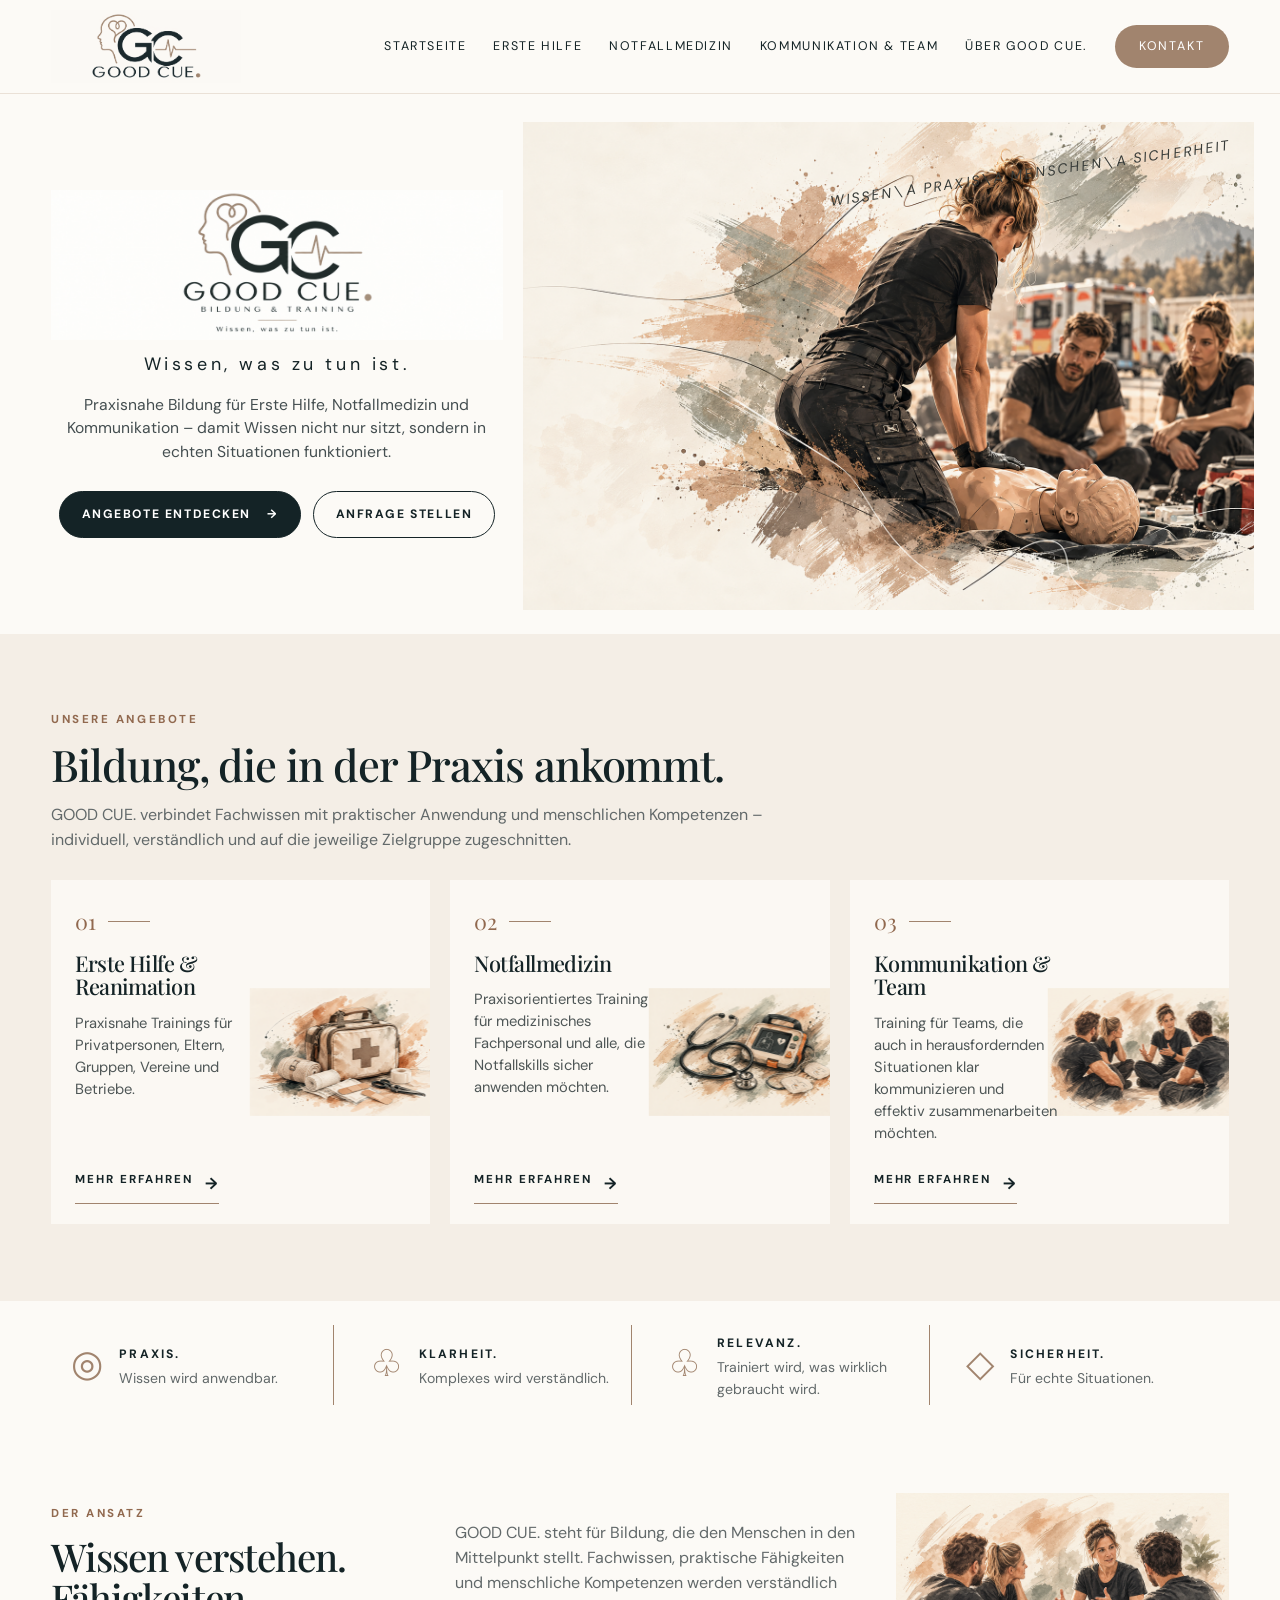
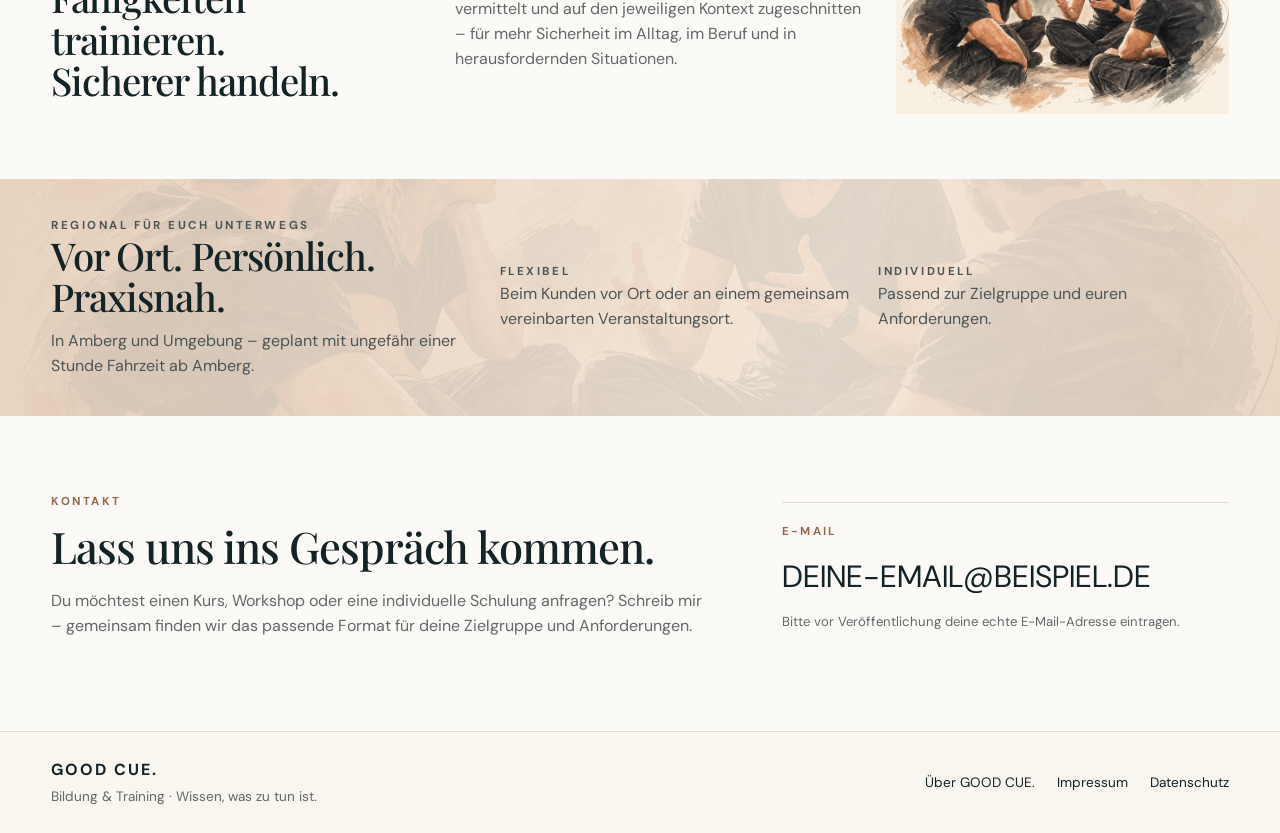
<file: index.html>
<!doctype html>
<html lang="de">
<head>
<meta charset="utf-8"><meta name="viewport" content="width=device-width, initial-scale=1">
<meta name="theme-color" content="#f7f2ea"><meta name="description" content="GOOD CUE. – Praxisnahe Bildung für Erste Hilfe, Notfallmedizin und Kommunikation.">
<title>GOOD CUE. | Bildung & Training</title><link rel="icon" href="/media/good-cue-logo.png"><link rel="stylesheet" href="/styles.css">
</head><body>
<header class="site-header">
  <div class="nav-wrap">
    <a class="brand" href="/index.html" aria-label="GOOD CUE. Startseite"><img src="/media/good-cue-logo.png" alt="GOOD CUE. – Bildung & Training"></a>
    <button class="menu-toggle" aria-expanded="false" aria-controls="main-nav" aria-label="Menü öffnen">☰</button>
    <nav id="main-nav" aria-label="Hauptnavigation">
      <a href="/index.html">Startseite</a>
      <a href="/erste-hilfe.html">Erste Hilfe</a>
      <a href="/notfallmedizin.html">Notfallmedizin</a>
      <a href="/kommunikation-team.html">Kommunikation & Team</a>
      <a href="/ueber-good-cue.html">Über GOOD CUE.</a>
      <a class="nav-contact" href="/index.html#kontakt">Kontakt</a>
    </nav>
  </div>
</header>
<main id="top">
<section class="hero">
  <div class="hero-copy">
    <img class="hero-logo" src="/media/good-cue-logo-full.png" alt="GOOD CUE. Bildung & Training – Wissen, was zu tun ist.">
    <p class="hero-tagline">Wissen, was zu tun ist.</p>
    <p class="hero-lead">Praxisnahe Bildung für Erste Hilfe, Notfallmedizin und Kommunikation – damit Wissen nicht nur sitzt, sondern in echten Situationen funktioniert.</p>
    <div class="hero-actions"><a class="button button-dark" href="#angebote">Angebote entdecken <span>→</span></a><a class="button button-outline" href="#kontakt">Anfrage stellen</a></div>
  </div>
  <div class="hero-art"><img src="/media/hero-cpr-watercolor.png" alt="Illustration eines praktischen Reanimationstrainings"></div>
</section>
<section id="angebote" class="offers-section section">
  <div class="section-heading"><p class="eyebrow">UNSERE ANGEBOTE</p><h2>Bildung, die in der Praxis ankommt.</h2><p>GOOD CUE. verbindet Fachwissen mit praktischer Anwendung und menschlichen Kompetenzen – individuell, verständlich und auf die jeweilige Zielgruppe zugeschnitten.</p></div>
  <div class="service-grid">
    <article class="service-card"><div class="service-copy"><span class="card-number">01 <i></i></span><h3>Erste Hilfe & Reanimation</h3><p>Praxisnahe Trainings für Privatpersonen, Eltern, Gruppen, Vereine und Betriebe.</p><a class="text-link" href="/erste-hilfe.html">Mehr erfahren <span>→</span></a></div><img src="/media/first-aid-kit-watercolor.png" alt="Handgemalte Erste-Hilfe-Tasche"></article>
    <article class="service-card"><div class="service-copy"><span class="card-number">02 <i></i></span><h3>Notfallmedizin</h3><p>Praxisorientiertes Training für medizinisches Fachpersonal und alle, die Notfallskills sicher anwenden möchten.</p><a class="text-link" href="/notfallmedizin.html">Mehr erfahren <span>→</span></a></div><img src="/media/emergency-aed-stethoscope.png" alt="Handgemaltes Stethoskop und AED"></article>
    <article class="service-card"><div class="service-copy"><span class="card-number">03 <i></i></span><h3>Kommunikation & Team</h3><p>Training für Teams, die auch in herausfordernden Situationen klar kommunizieren und effektiv zusammenarbeiten möchten.</p><a class="text-link" href="/kommunikation-team.html">Mehr erfahren <span>→</span></a></div><img src="/media/team-communication-watercolor.png" alt="Illustration eines Teams im Gespräch"></article>
  </div>
</section>
<section class="values-strip" aria-label="Werte von GOOD CUE.">
  <div class="value"><span class="value-icon">◎</span><div><strong>PRAXIS.</strong><p>Wissen wird anwendbar.</p></div></div>
  <div class="value"><span class="value-icon">♧</span><div><strong>KLARHEIT.</strong><p>Komplexes wird verständlich.</p></div></div>
  <div class="value"><span class="value-icon">♧</span><div><strong>RELEVANZ.</strong><p>Trainiert wird, was wirklich gebraucht wird.</p></div></div>
  <div class="value"><span class="value-icon">◇</span><div><strong>SICHERHEIT.</strong><p>Für echte Situationen.</p></div></div>
</section>
<section class="approach section">
  <div class="approach-title"><p class="eyebrow">DER ANSATZ</p><h2>Wissen verstehen.<br>Fähigkeiten trainieren.<br>Sicherer handeln.</h2></div>
  <p class="approach-copy">GOOD CUE. steht für Bildung, die den Menschen in den Mittelpunkt stellt. Fachwissen, praktische Fähigkeiten und menschliche Kompetenzen werden verständlich vermittelt und auf den jeweiligen Kontext zugeschnitten – für mehr Sicherheit im Alltag, im Beruf und in herausfordernden Situationen.</p>
  <div class="approach-art"><img src="/media/team-communication-watercolor.png" alt="" loading="lazy"></div>
</section>
<section class="region-banner"><div class="region-brush"></div><div><p class="eyebrow">REGIONAL FÜR EUCH UNTERWEGS</p><h2>Vor Ort. Persönlich. Praxisnah.</h2><p>In Amberg und Umgebung – geplant mit ungefähr einer Stunde Fahrzeit ab Amberg.</p></div><div><p class="eyebrow">FLEXIBEL</p><p>Beim Kunden vor Ort oder an einem gemeinsam vereinbarten Veranstaltungsort.</p></div><div><p class="eyebrow">INDIVIDUELL</p><p>Passend zur Zielgruppe und euren Anforderungen.</p></div></section>
<section id="kontakt" class="contact-section section"><div><p class="eyebrow">KONTAKT</p><h2>Lass uns ins Gespräch kommen.</h2><p>Du möchtest einen Kurs, Workshop oder eine individuelle Schulung anfragen? Schreib mir – gemeinsam finden wir das passende Format für deine Zielgruppe und Anforderungen.</p></div><div class="contact-box"><p class="contact-label">E-MAIL</p><a class="contact-mail" href="mailto:DEINE-EMAIL@BEISPIEL.DE">DEINE-EMAIL@BEISPIEL.DE</a><p class="small-note">Bitte vor Veröffentlichung deine echte E-Mail-Adresse eintragen.</p></div></section>
</main>
<footer class="site-footer"><div class="footer-inner"><div><strong>GOOD CUE.</strong><span>Bildung & Training · Wissen, was zu tun ist.</span></div><div class="footer-links"><a href="/ueber-good-cue.html">Über GOOD CUE.</a><a href="/index.html#impressum">Impressum</a><a href="/index.html#datenschutz">Datenschutz</a></div></div></footer>
<script src="/app.js" defer></script>
</body></html>
</file>
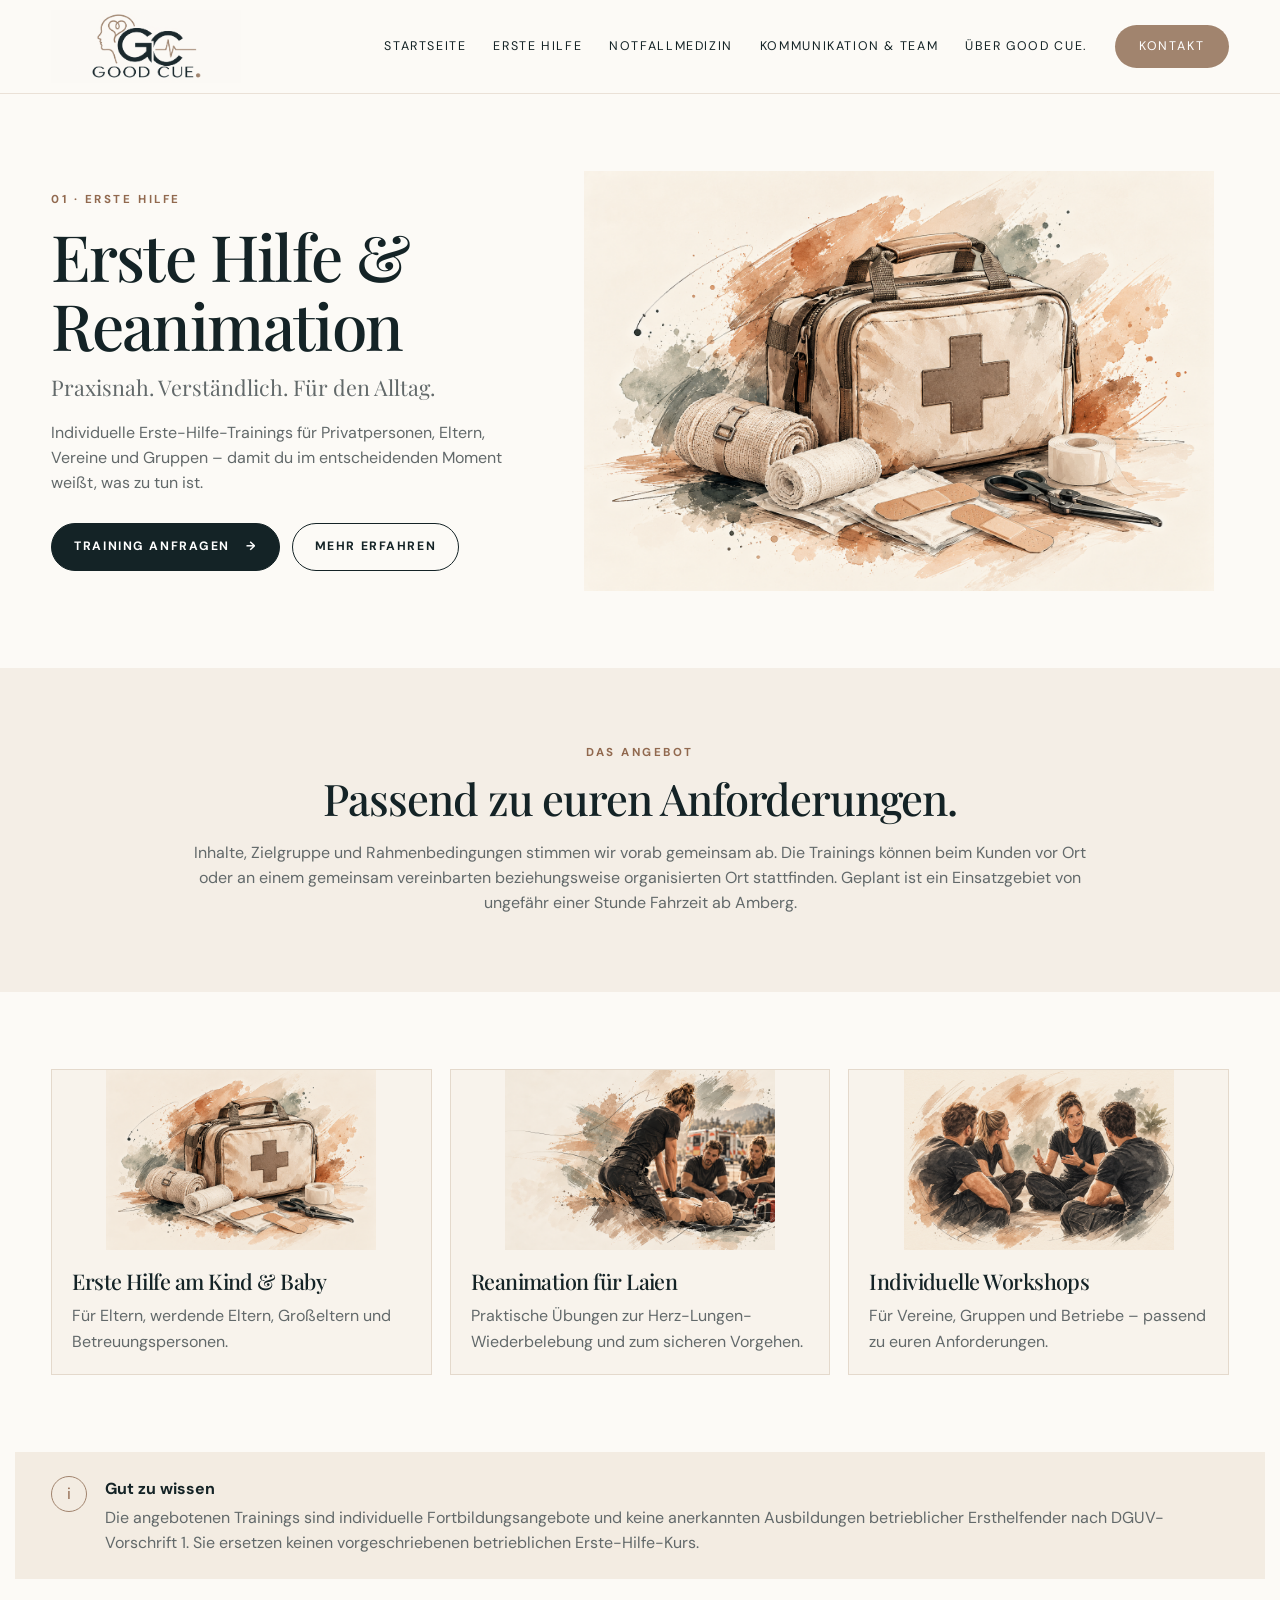
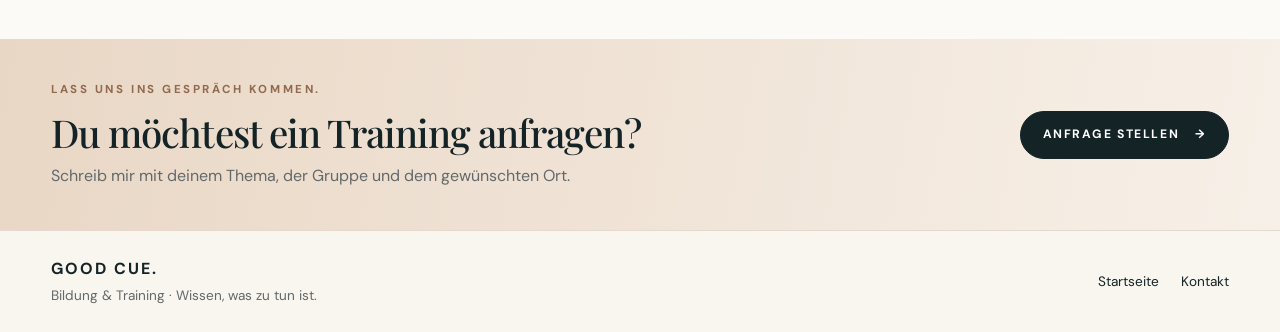
<file: erste-hilfe.html>
<!doctype html><html lang="de"><head><meta charset="utf-8"><meta name="viewport" content="width=device-width, initial-scale=1"><meta name="theme-color" content="#f7f2ea"><meta name="description" content="Erste Hilfe & Reanimation – GOOD CUE. Bildung & Training"><title>Erste Hilfe & Reanimation | GOOD CUE.</title><link rel="icon" href="/media/good-cue-logo.png"><link rel="stylesheet" href="/styles.css"></head><body><header class="site-header">
  <div class="nav-wrap">
    <a class="brand" href="/index.html" aria-label="GOOD CUE. Startseite"><img src="/media/good-cue-logo.png" alt="GOOD CUE. – Bildung & Training"></a>
    <button class="menu-toggle" aria-expanded="false" aria-controls="main-nav" aria-label="Menü öffnen">☰</button>
    <nav id="main-nav" aria-label="Hauptnavigation">
      <a href="/index.html">Startseite</a>
      <a href="/erste-hilfe.html">Erste Hilfe</a>
      <a href="/notfallmedizin.html">Notfallmedizin</a>
      <a href="/kommunikation-team.html">Kommunikation & Team</a>
      <a href="/ueber-good-cue.html">Über GOOD CUE.</a>
      <a class="nav-contact" href="/index.html#kontakt">Kontakt</a>
    </nav>
  </div>
</header>
<main><section class="detail-hero section"><div class="detail-copy"><p class="eyebrow">01 · ERSTE HILFE</p><h1>Erste Hilfe & Reanimation</h1><p class="detail-lead">Praxisnah. Verständlich. Für den Alltag.</p><p>Individuelle Erste-Hilfe-Trainings für Privatpersonen, Eltern, Vereine und Gruppen – damit du im entscheidenden Moment weißt, was zu tun ist.</p><div class="hero-actions"><a class="button button-dark" href="/index.html#kontakt">Training anfragen <span>→</span></a><a class="button button-outline" href="#formate">Mehr erfahren</a></div></div><div class="detail-art"><img src="/media/first-aid-kit-watercolor.png" alt="Handgemalte Erste-Hilfe-Tasche mit Verbandmaterial"></div></section><section id="formate" class="detail-intro section"><p class="eyebrow">DAS ANGEBOT</p><h2>Passend zu euren Anforderungen.</h2><p>Inhalte, Zielgruppe und Rahmenbedingungen stimmen wir vorab gemeinsam ab. Die Trainings können beim Kunden vor Ort oder an einem gemeinsam vereinbarten beziehungsweise organisierten Ort stattfinden. Geplant ist ein Einsatzgebiet von ungefähr einer Stunde Fahrzeit ab Amberg.</p></section><section class="mini-grid section"><article class="mini-card"><img src="/media/first-aid-kit-watercolor.png" alt="" loading="lazy"><div><h3>Erste Hilfe am Kind & Baby</h3><p>Für Eltern, werdende Eltern, Großeltern und Betreuungspersonen.</p></div></article><article class="mini-card"><img src="/media/hero-cpr-watercolor.png" alt="" loading="lazy"><div><h3>Reanimation für Laien</h3><p>Praktische Übungen zur Herz-Lungen-Wiederbelebung und zum sicheren Vorgehen.</p></div></article><article class="mini-card"><img src="/media/team-communication-watercolor.png" alt="" loading="lazy"><div><h3>Individuelle Workshops</h3><p>Für Vereine, Gruppen und Betriebe – passend zu euren Anforderungen.</p></div></article></section><section class="notice-section"><div class="notice-icon">i</div><div><strong>Gut zu wissen</strong><p>Die angebotenen Trainings sind individuelle Fortbildungsangebote und keine anerkannten Ausbildungen betrieblicher Ersthelfender nach DGUV-Vorschrift 1. Sie ersetzen keinen vorgeschriebenen betrieblichen Erste-Hilfe-Kurs.</p></div></section><section class="cta-band"><div><p class="eyebrow">LASS UNS INS GESPRÄCH KOMMEN.</p><h2>Du möchtest ein Training anfragen?</h2><p>Schreib mir mit deinem Thema, der Gruppe und dem gewünschten Ort.</p></div><a class="button button-dark" href="/index.html#kontakt">Anfrage stellen <span>→</span></a></section></main><footer class="site-footer"><div class="footer-inner"><div><strong>GOOD CUE.</strong><span>Bildung & Training · Wissen, was zu tun ist.</span></div><div class="footer-links"><a href="/index.html">Startseite</a><a href="/index.html#kontakt">Kontakt</a></div></div></footer><script src="/app.js" defer></script></body></html>
</file>
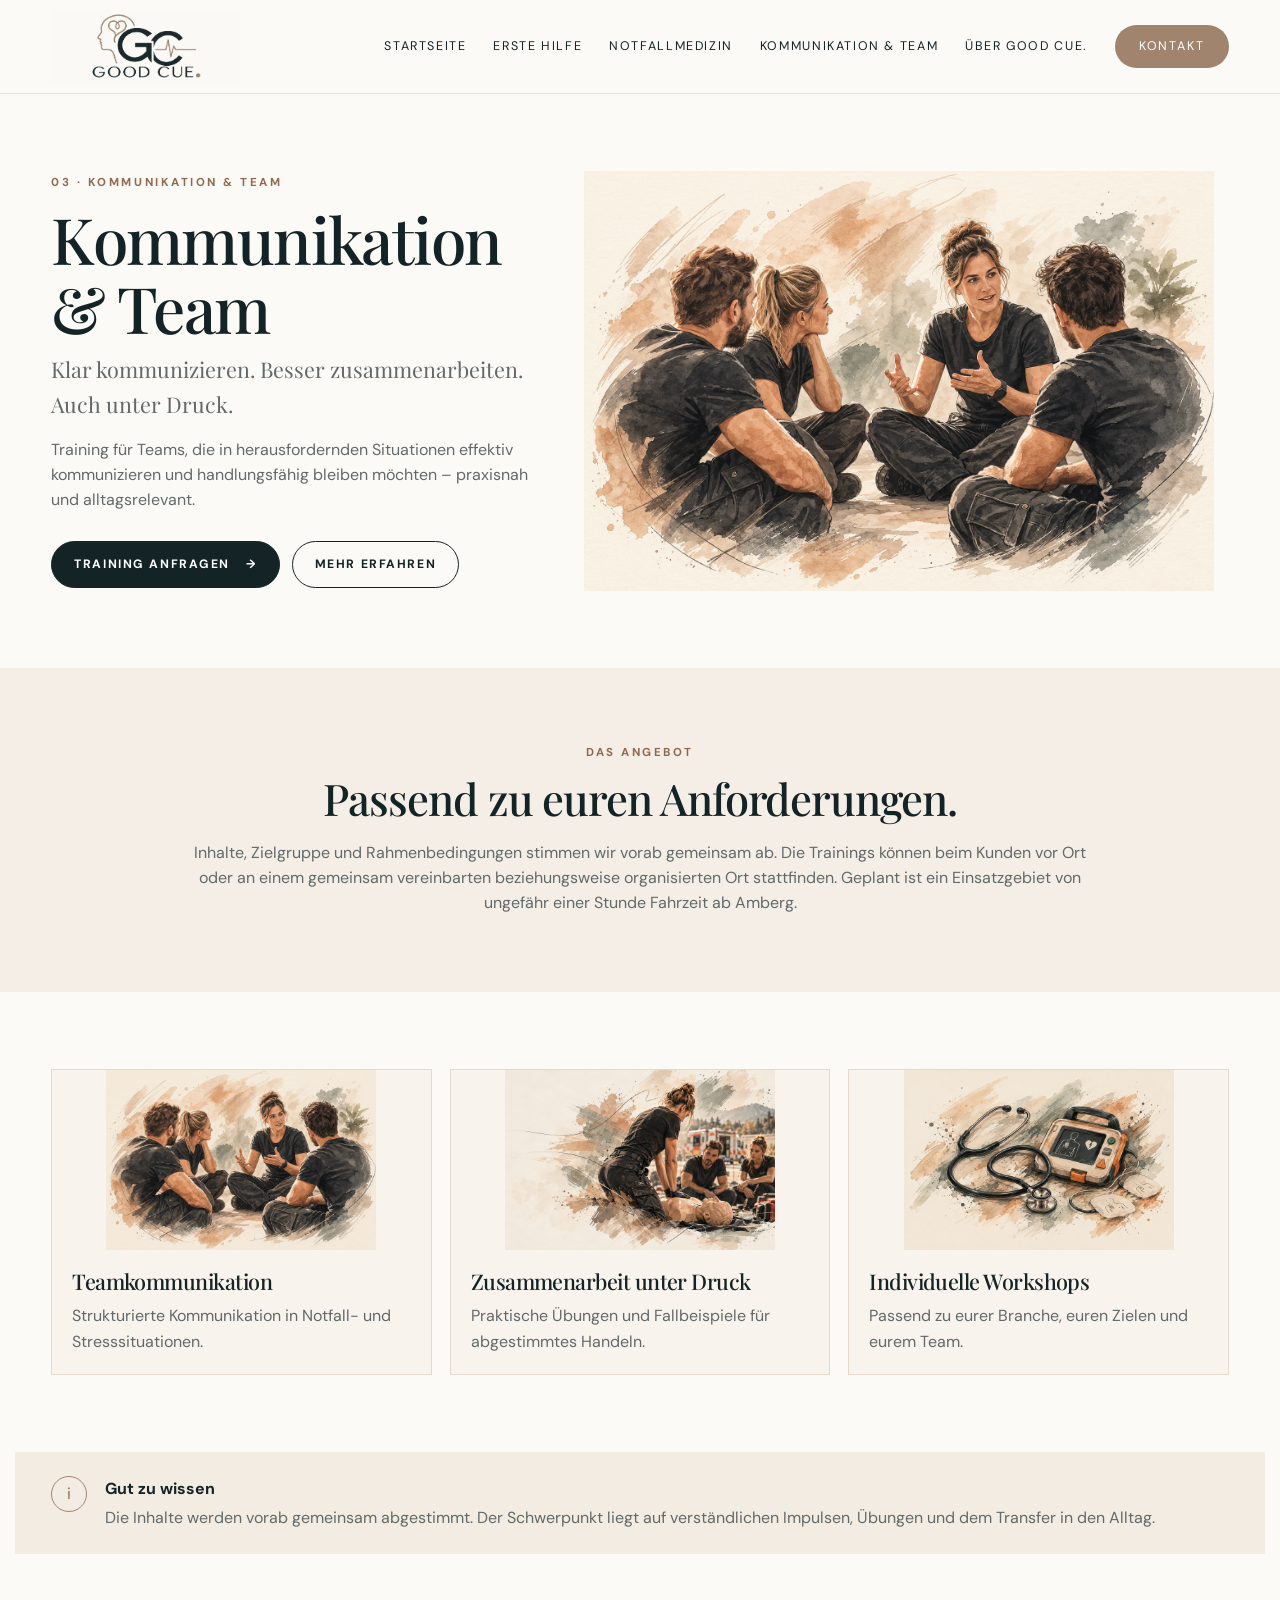
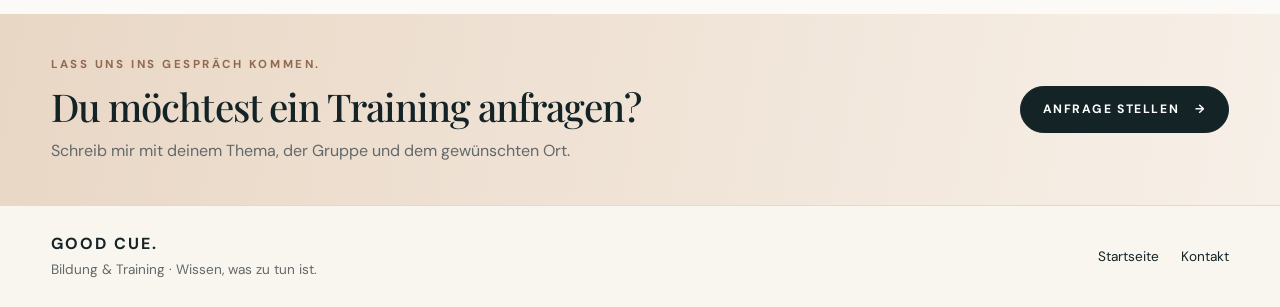
<file: kommunikation-team.html>
<!doctype html><html lang="de"><head><meta charset="utf-8"><meta name="viewport" content="width=device-width, initial-scale=1"><meta name="theme-color" content="#f7f2ea"><meta name="description" content="Kommunikation & Team – GOOD CUE. Bildung & Training"><title>Kommunikation & Team | GOOD CUE.</title><link rel="icon" href="/media/good-cue-logo.png"><link rel="stylesheet" href="/styles.css"></head><body><header class="site-header">
  <div class="nav-wrap">
    <a class="brand" href="/index.html" aria-label="GOOD CUE. Startseite"><img src="/media/good-cue-logo.png" alt="GOOD CUE. – Bildung & Training"></a>
    <button class="menu-toggle" aria-expanded="false" aria-controls="main-nav" aria-label="Menü öffnen">☰</button>
    <nav id="main-nav" aria-label="Hauptnavigation">
      <a href="/index.html">Startseite</a>
      <a href="/erste-hilfe.html">Erste Hilfe</a>
      <a href="/notfallmedizin.html">Notfallmedizin</a>
      <a href="/kommunikation-team.html">Kommunikation & Team</a>
      <a href="/ueber-good-cue.html">Über GOOD CUE.</a>
      <a class="nav-contact" href="/index.html#kontakt">Kontakt</a>
    </nav>
  </div>
</header>
<main><section class="detail-hero section"><div class="detail-copy"><p class="eyebrow">03 · KOMMUNIKATION & TEAM</p><h1>Kommunikation & Team</h1><p class="detail-lead">Klar kommunizieren. Besser zusammenarbeiten. Auch unter Druck.</p><p>Training für Teams, die in herausfordernden Situationen effektiv kommunizieren und handlungsfähig bleiben möchten – praxisnah und alltagsrelevant.</p><div class="hero-actions"><a class="button button-dark" href="/index.html#kontakt">Training anfragen <span>→</span></a><a class="button button-outline" href="#formate">Mehr erfahren</a></div></div><div class="detail-art"><img src="/media/team-communication-watercolor.png" alt="Illustration eines Teams im gemeinsamen Gespräch"></div></section><section id="formate" class="detail-intro section"><p class="eyebrow">DAS ANGEBOT</p><h2>Passend zu euren Anforderungen.</h2><p>Inhalte, Zielgruppe und Rahmenbedingungen stimmen wir vorab gemeinsam ab. Die Trainings können beim Kunden vor Ort oder an einem gemeinsam vereinbarten beziehungsweise organisierten Ort stattfinden. Geplant ist ein Einsatzgebiet von ungefähr einer Stunde Fahrzeit ab Amberg.</p></section><section class="mini-grid section"><article class="mini-card"><img src="/media/team-communication-watercolor.png" alt="" loading="lazy"><div><h3>Teamkommunikation</h3><p>Strukturierte Kommunikation in Notfall- und Stresssituationen.</p></div></article><article class="mini-card"><img src="/media/hero-cpr-watercolor.png" alt="" loading="lazy"><div><h3>Zusammenarbeit unter Druck</h3><p>Praktische Übungen und Fallbeispiele für abgestimmtes Handeln.</p></div></article><article class="mini-card"><img src="/media/emergency-aed-stethoscope.png" alt="" loading="lazy"><div><h3>Individuelle Workshops</h3><p>Passend zu eurer Branche, euren Zielen und eurem Team.</p></div></article></section><section class="notice-section"><div class="notice-icon">i</div><div><strong>Gut zu wissen</strong><p>Die Inhalte werden vorab gemeinsam abgestimmt. Der Schwerpunkt liegt auf verständlichen Impulsen, Übungen und dem Transfer in den Alltag.</p></div></section><section class="cta-band"><div><p class="eyebrow">LASS UNS INS GESPRÄCH KOMMEN.</p><h2>Du möchtest ein Training anfragen?</h2><p>Schreib mir mit deinem Thema, der Gruppe und dem gewünschten Ort.</p></div><a class="button button-dark" href="/index.html#kontakt">Anfrage stellen <span>→</span></a></section></main><footer class="site-footer"><div class="footer-inner"><div><strong>GOOD CUE.</strong><span>Bildung & Training · Wissen, was zu tun ist.</span></div><div class="footer-links"><a href="/index.html">Startseite</a><a href="/index.html#kontakt">Kontakt</a></div></div></footer><script src="/app.js" defer></script></body></html>
</file>
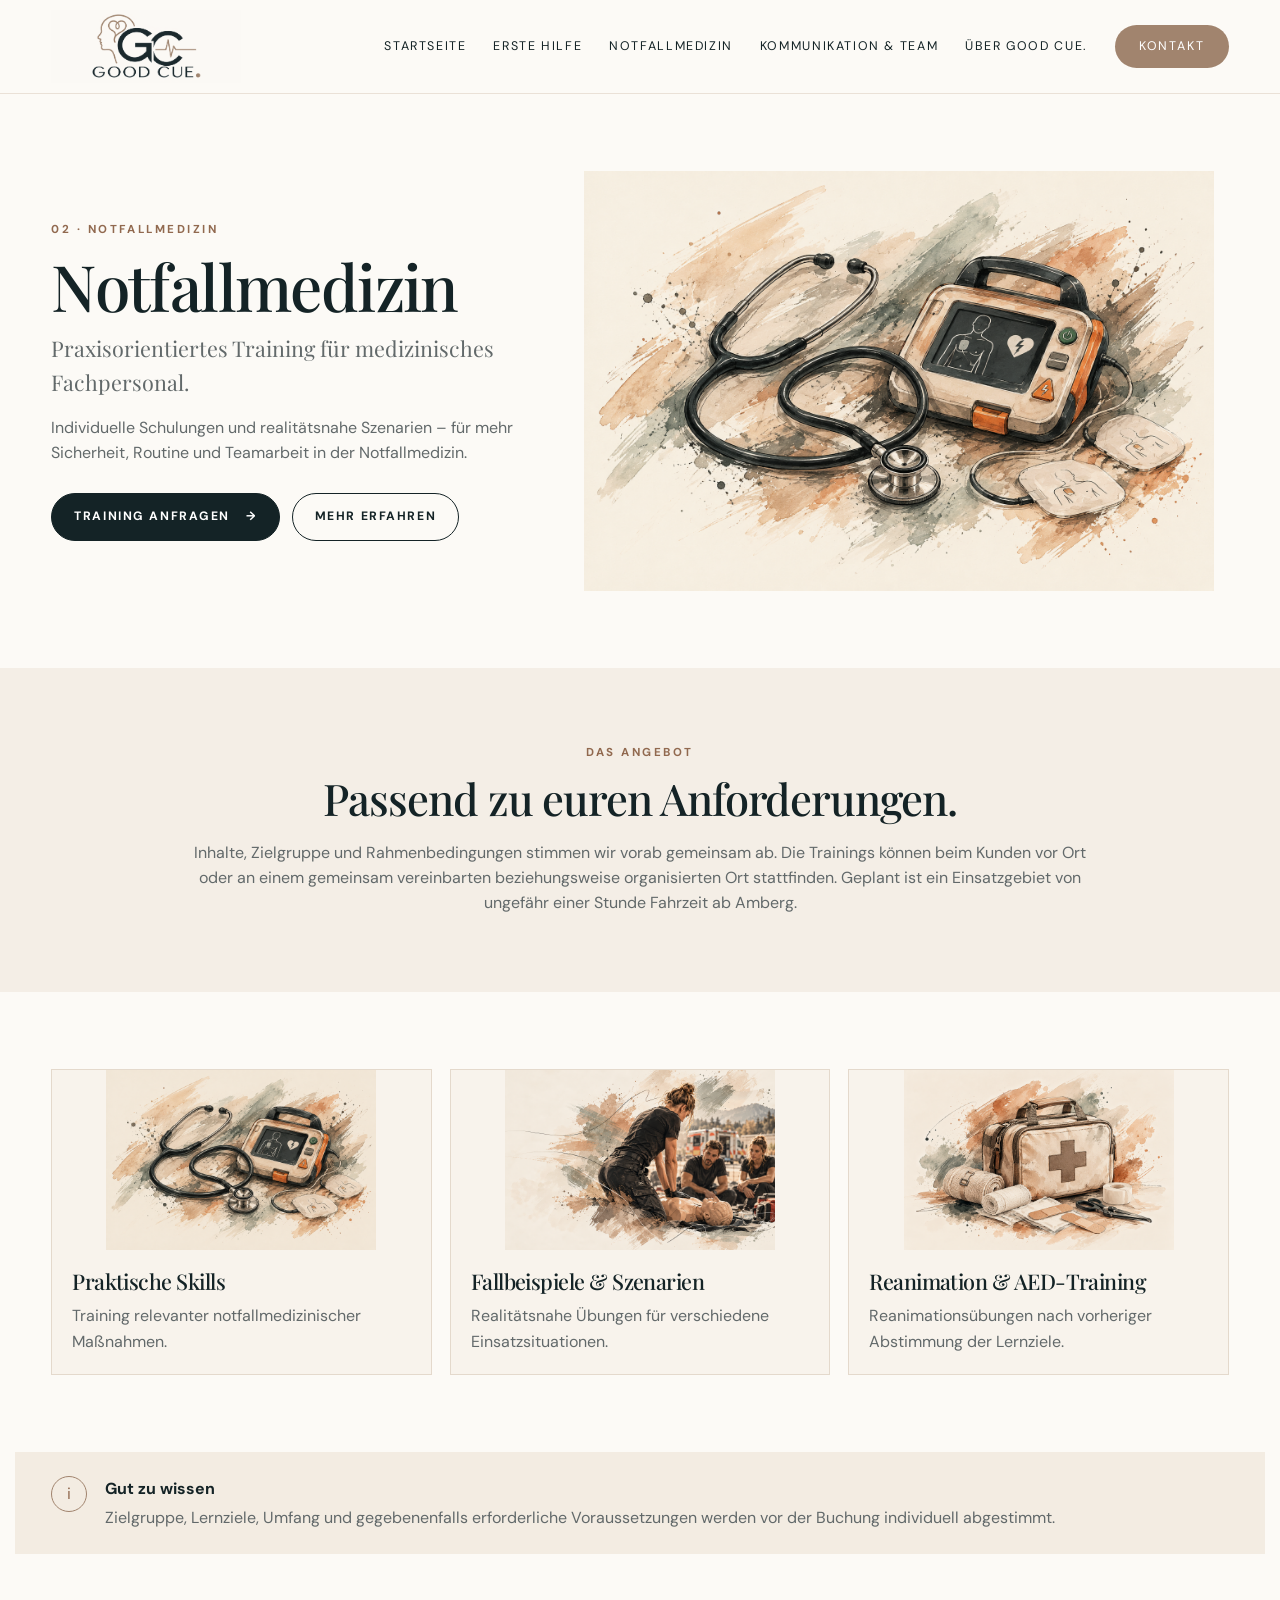
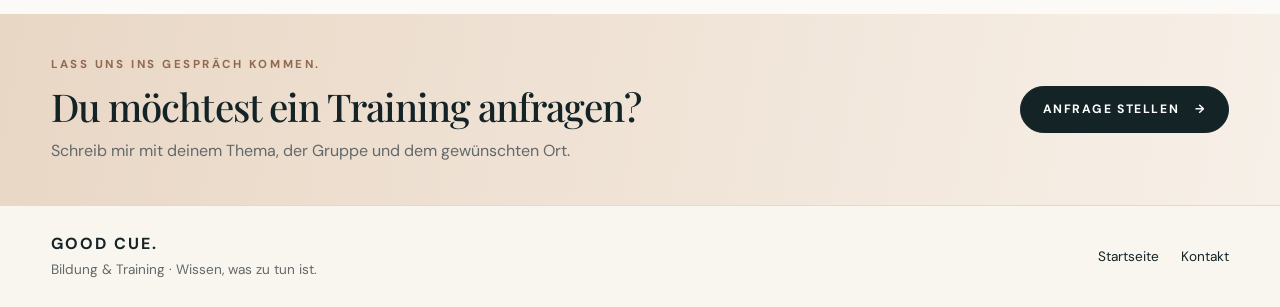
<file: notfallmedizin.html>
<!doctype html><html lang="de"><head><meta charset="utf-8"><meta name="viewport" content="width=device-width, initial-scale=1"><meta name="theme-color" content="#f7f2ea"><meta name="description" content="Notfallmedizin – GOOD CUE. Bildung & Training"><title>Notfallmedizin | GOOD CUE.</title><link rel="icon" href="/media/good-cue-logo.png"><link rel="stylesheet" href="/styles.css"></head><body><header class="site-header">
  <div class="nav-wrap">
    <a class="brand" href="/index.html" aria-label="GOOD CUE. Startseite"><img src="/media/good-cue-logo.png" alt="GOOD CUE. – Bildung & Training"></a>
    <button class="menu-toggle" aria-expanded="false" aria-controls="main-nav" aria-label="Menü öffnen">☰</button>
    <nav id="main-nav" aria-label="Hauptnavigation">
      <a href="/index.html">Startseite</a>
      <a href="/erste-hilfe.html">Erste Hilfe</a>
      <a href="/notfallmedizin.html">Notfallmedizin</a>
      <a href="/kommunikation-team.html">Kommunikation & Team</a>
      <a href="/ueber-good-cue.html">Über GOOD CUE.</a>
      <a class="nav-contact" href="/index.html#kontakt">Kontakt</a>
    </nav>
  </div>
</header>
<main><section class="detail-hero section"><div class="detail-copy"><p class="eyebrow">02 · NOTFALLMEDIZIN</p><h1>Notfallmedizin</h1><p class="detail-lead">Praxisorientiertes Training für medizinisches Fachpersonal.</p><p>Individuelle Schulungen und realitätsnahe Szenarien – für mehr Sicherheit, Routine und Teamarbeit in der Notfallmedizin.</p><div class="hero-actions"><a class="button button-dark" href="/index.html#kontakt">Training anfragen <span>→</span></a><a class="button button-outline" href="#formate">Mehr erfahren</a></div></div><div class="detail-art"><img src="/media/emergency-aed-stethoscope.png" alt="Stethoskop und AED in warmem Aquarellstil"></div></section><section id="formate" class="detail-intro section"><p class="eyebrow">DAS ANGEBOT</p><h2>Passend zu euren Anforderungen.</h2><p>Inhalte, Zielgruppe und Rahmenbedingungen stimmen wir vorab gemeinsam ab. Die Trainings können beim Kunden vor Ort oder an einem gemeinsam vereinbarten beziehungsweise organisierten Ort stattfinden. Geplant ist ein Einsatzgebiet von ungefähr einer Stunde Fahrzeit ab Amberg.</p></section><section class="mini-grid section"><article class="mini-card"><img src="/media/emergency-aed-stethoscope.png" alt="" loading="lazy"><div><h3>Praktische Skills</h3><p>Training relevanter notfallmedizinischer Maßnahmen.</p></div></article><article class="mini-card"><img src="/media/hero-cpr-watercolor.png" alt="" loading="lazy"><div><h3>Fallbeispiele & Szenarien</h3><p>Realitätsnahe Übungen für verschiedene Einsatzsituationen.</p></div></article><article class="mini-card"><img src="/media/first-aid-kit-watercolor.png" alt="" loading="lazy"><div><h3>Reanimation & AED-Training</h3><p>Reanimationsübungen nach vorheriger Abstimmung der Lernziele.</p></div></article></section><section class="notice-section"><div class="notice-icon">i</div><div><strong>Gut zu wissen</strong><p>Zielgruppe, Lernziele, Umfang und gegebenenfalls erforderliche Voraussetzungen werden vor der Buchung individuell abgestimmt.</p></div></section><section class="cta-band"><div><p class="eyebrow">LASS UNS INS GESPRÄCH KOMMEN.</p><h2>Du möchtest ein Training anfragen?</h2><p>Schreib mir mit deinem Thema, der Gruppe und dem gewünschten Ort.</p></div><a class="button button-dark" href="/index.html#kontakt">Anfrage stellen <span>→</span></a></section></main><footer class="site-footer"><div class="footer-inner"><div><strong>GOOD CUE.</strong><span>Bildung & Training · Wissen, was zu tun ist.</span></div><div class="footer-links"><a href="/index.html">Startseite</a><a href="/index.html#kontakt">Kontakt</a></div></div></footer><script src="/app.js" defer></script></body></html>
</file>
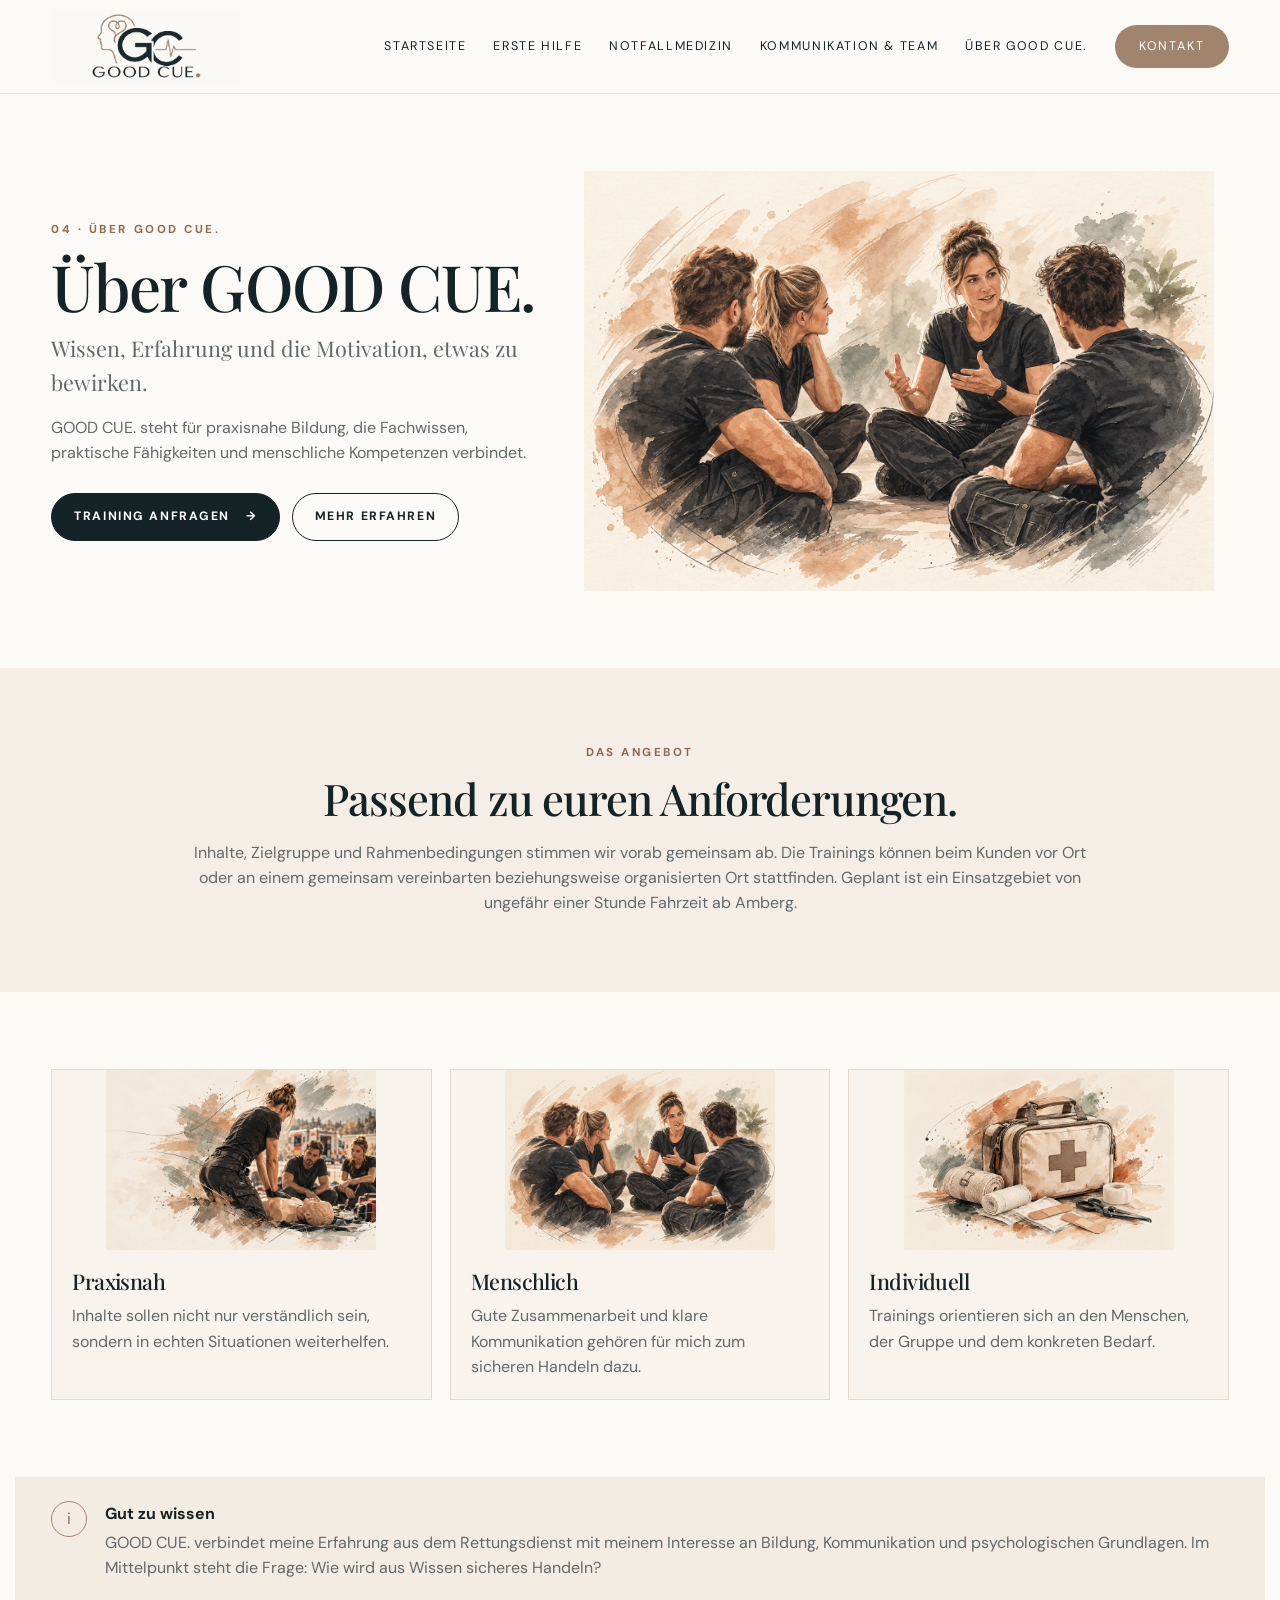
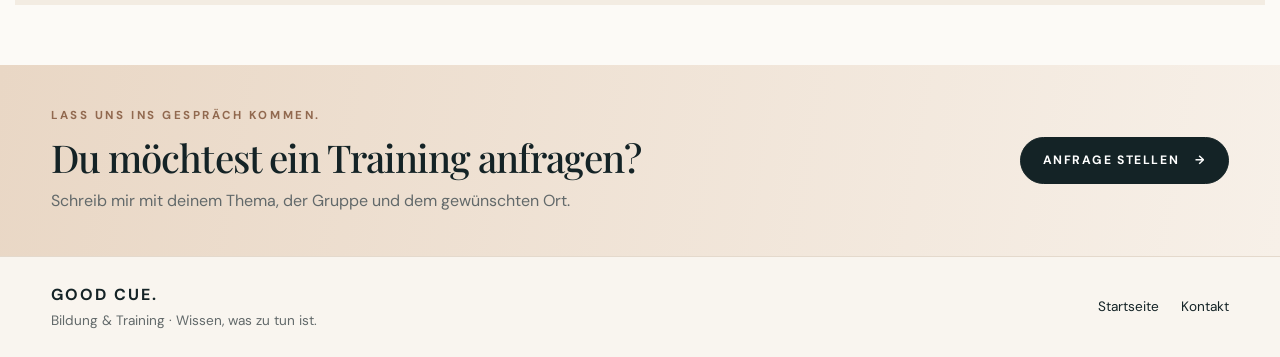
<file: ueber-good-cue.html>
<!doctype html><html lang="de"><head><meta charset="utf-8"><meta name="viewport" content="width=device-width, initial-scale=1"><meta name="theme-color" content="#f7f2ea"><meta name="description" content="Über GOOD CUE. – GOOD CUE. Bildung & Training"><title>Über GOOD CUE. | GOOD CUE.</title><link rel="icon" href="/media/good-cue-logo.png"><link rel="stylesheet" href="/styles.css"></head><body><header class="site-header">
  <div class="nav-wrap">
    <a class="brand" href="/index.html" aria-label="GOOD CUE. Startseite"><img src="/media/good-cue-logo.png" alt="GOOD CUE. – Bildung & Training"></a>
    <button class="menu-toggle" aria-expanded="false" aria-controls="main-nav" aria-label="Menü öffnen">☰</button>
    <nav id="main-nav" aria-label="Hauptnavigation">
      <a href="/index.html">Startseite</a>
      <a href="/erste-hilfe.html">Erste Hilfe</a>
      <a href="/notfallmedizin.html">Notfallmedizin</a>
      <a href="/kommunikation-team.html">Kommunikation & Team</a>
      <a href="/ueber-good-cue.html">Über GOOD CUE.</a>
      <a class="nav-contact" href="/index.html#kontakt">Kontakt</a>
    </nav>
  </div>
</header>
<main><section class="detail-hero section"><div class="detail-copy"><p class="eyebrow">04 · ÜBER GOOD CUE.</p><h1>Über GOOD CUE.</h1><p class="detail-lead">Wissen, Erfahrung und die Motivation, etwas zu bewirken.</p><p>GOOD CUE. steht für praxisnahe Bildung, die Fachwissen, praktische Fähigkeiten und menschliche Kompetenzen verbindet.</p><div class="hero-actions"><a class="button button-dark" href="/index.html#kontakt">Training anfragen <span>→</span></a><a class="button button-outline" href="#formate">Mehr erfahren</a></div></div><div class="detail-art"><img src="/media/team-communication-watercolor.png" alt="Illustration eines Teams im Gespräch"></div></section><section id="formate" class="detail-intro section"><p class="eyebrow">DAS ANGEBOT</p><h2>Passend zu euren Anforderungen.</h2><p>Inhalte, Zielgruppe und Rahmenbedingungen stimmen wir vorab gemeinsam ab. Die Trainings können beim Kunden vor Ort oder an einem gemeinsam vereinbarten beziehungsweise organisierten Ort stattfinden. Geplant ist ein Einsatzgebiet von ungefähr einer Stunde Fahrzeit ab Amberg.</p></section><section class="mini-grid section"><article class="mini-card"><img src="/media/hero-cpr-watercolor.png" alt="" loading="lazy"><div><h3>Praxisnah</h3><p>Inhalte sollen nicht nur verständlich sein, sondern in echten Situationen weiterhelfen.</p></div></article><article class="mini-card"><img src="/media/team-communication-watercolor.png" alt="" loading="lazy"><div><h3>Menschlich</h3><p>Gute Zusammenarbeit und klare Kommunikation gehören für mich zum sicheren Handeln dazu.</p></div></article><article class="mini-card"><img src="/media/first-aid-kit-watercolor.png" alt="" loading="lazy"><div><h3>Individuell</h3><p>Trainings orientieren sich an den Menschen, der Gruppe und dem konkreten Bedarf.</p></div></article></section><section class="notice-section"><div class="notice-icon">i</div><div><strong>Gut zu wissen</strong><p>GOOD CUE. verbindet meine Erfahrung aus dem Rettungsdienst mit meinem Interesse an Bildung, Kommunikation und psychologischen Grundlagen. Im Mittelpunkt steht die Frage: Wie wird aus Wissen sicheres Handeln?</p></div></section><section class="cta-band"><div><p class="eyebrow">LASS UNS INS GESPRÄCH KOMMEN.</p><h2>Du möchtest ein Training anfragen?</h2><p>Schreib mir mit deinem Thema, der Gruppe und dem gewünschten Ort.</p></div><a class="button button-dark" href="/index.html#kontakt">Anfrage stellen <span>→</span></a></section></main><footer class="site-footer"><div class="footer-inner"><div><strong>GOOD CUE.</strong><span>Bildung & Training · Wissen, was zu tun ist.</span></div><div class="footer-links"><a href="/index.html">Startseite</a><a href="/index.html#kontakt">Kontakt</a></div></div></footer><script src="/app.js" defer></script></body></html>
</file>
<file: styles.css>
@import url('https://fonts.googleapis.com/css2?family=DM+Sans:wght@400;500;600;700&family=Playfair+Display:wght@400;500;600&display=swap');
:root{--ink:#142326;--muted:#62696a;--taupe:#a1846e;--rust:#91694f;--cream:#f5efe7;--paper:#fcfaf6;--line:#e4d9cc;--sage:#8c9183;--max:1440px}
*{box-sizing:border-box}html{scroll-behavior:smooth;scroll-padding-top:100px}body{margin:0;background:var(--paper);color:var(--ink);font-family:'DM Sans',Arial,sans-serif;line-height:1.58}a{color:inherit}img{display:block;max-width:100%}h1,h2,h3{font-family:'Playfair Display',Georgia,serif;font-weight:500;line-height:1.08;letter-spacing:-.025em;margin:0}h1{font-size:clamp(2.8rem,5vw,5.5rem)}h2{font-size:clamp(2rem,3.4vw,3.6rem)}h3{font-size:clamp(1.35rem,2vw,2rem)}p{margin:0 0 1em}.site-header{position:sticky;top:0;z-index:20;background:rgba(252,250,246,.94);backdrop-filter:blur(14px);border-bottom:1px solid rgba(228,217,204,.75)}.nav-wrap{max-width:1600px;margin:auto;min-height:76px;padding:10px clamp(18px,4vw,60px);display:flex;align-items:center;justify-content:space-between;gap:24px}.brand{width:190px;flex:0 0 auto}.brand img{width:100%;height:auto}nav{display:flex;align-items:center;justify-content:flex-end;gap:clamp(12px,2.1vw,32px);font-size:.78rem;letter-spacing:.13em;text-transform:uppercase}nav a{text-decoration:none;white-space:nowrap;transition:color .2s}nav a:hover,nav a[aria-current=page]{color:var(--rust)}.nav-contact{background:var(--taupe);color:white!important;border-radius:999px;padding:12px 24px;letter-spacing:.15em}.menu-toggle{display:none;border:1px solid var(--line);background:transparent;border-radius:99px;padding:9px 13px;font-size:1.2rem}
.hero{max-width:1600px;margin:auto;padding:28px clamp(18px,4vw,64px) 24px;display:grid;grid-template-columns:minmax(360px,.78fr) minmax(0,1.22fr);align-items:center;gap:20px;min-height:520px;overflow:hidden}.hero-copy{text-align:center;padding:18px 0 22px;position:relative;z-index:1}.hero-logo{width:min(100%,520px);margin:0 auto 10px}.hero-tagline{font-size:clamp(1rem,1.4vw,1.35rem);letter-spacing:.2em;margin:8px 0 14px}.hero-lead{max-width:510px;margin:0 auto;color:#444e50;font-size:clamp(.98rem,1.2vw,1.16rem);line-height:1.5}.hero-actions{display:flex;flex-wrap:wrap;gap:12px;margin-top:28px;align-items:center}.hero-copy .hero-actions{justify-content:center}.button{display:inline-flex;align-items:center;justify-content:center;gap:16px;text-decoration:none;border-radius:999px;padding:13px 22px;border:1px solid var(--ink);font-size:.76rem;font-weight:700;letter-spacing:.13em;text-transform:uppercase;transition:transform .2s,background .2s}.button:hover{transform:translateY(-2px)}.button-dark{background:var(--ink);color:#fff}.button-outline{background:transparent;color:var(--ink)}.hero-art{margin-right:-2vw;position:relative}.hero-art:after{content:"WISSEN\\A PRAXIS\\A MENSCHEN\\A SICHERHEIT";white-space:pre;position:absolute;right:3%;top:8%;font-size:clamp(.8rem,1.1vw,1.1rem);line-height:1.8;letter-spacing:.16em;font-style:italic;transform:rotate(-8deg);color:#383c39;pointer-events:none}.hero-art img{width:100%;height:100%;max-height:560px;object-fit:contain;mix-blend-mode:multiply}
.section{padding:clamp(52px,6vw,88px) clamp(18px,4vw,64px)}.offers-section{background:#f4eee6}.section-heading{max-width:1400px;margin:0 auto 28px}.eyebrow{font-size:.72rem;font-weight:700;letter-spacing:.22em;text-transform:uppercase;color:var(--rust);margin-bottom:12px}.section-heading h2{margin-bottom:14px}.section-heading>p:last-child{max-width:720px;color:var(--muted)}.service-grid{max-width:1400px;margin:auto;display:grid;grid-template-columns:repeat(3,minmax(0,1fr));gap:20px}.service-card{background:rgba(255,253,249,.7);display:grid;grid-template-columns:1.1fr .9fr;min-height:285px;overflow:hidden;position:relative}.service-copy{padding:24px 0 20px 24px;position:relative;z-index:1;display:flex;align-items:flex-start;flex-direction:column}.card-number{display:flex;align-items:center;gap:12px;color:var(--rust);font-family:'Playfair Display',serif;font-size:1.35rem;margin-bottom:12px}.card-number i{display:inline-block;width:42px;border-top:1px solid var(--taupe)}.service-card h3{font-size:clamp(1.3rem,1.7vw,1.85rem);margin-bottom:14px}.service-card p{color:#4e5656;font-size:.92rem;line-height:1.5}.service-card img{width:100%;height:100%;min-height:250px;object-fit:contain;align-self:center;mix-blend-mode:multiply;transform:scale(1.12)}.text-link{margin-top:auto;padding-top:12px;text-decoration:none;text-transform:uppercase;font-size:.72rem;letter-spacing:.17em;font-weight:700;border-bottom:1px solid var(--taupe);padding-bottom:7px;display:inline-flex;gap:12px}.text-link span{font-size:1rem}
.values-strip{padding:24px clamp(18px,4vw,64px);display:grid;grid-template-columns:repeat(4,1fr);max-width:1600px;margin:auto;gap:16px;background:var(--paper)}.value{display:flex;align-items:center;gap:16px;padding:4px 20px;border-right:1px solid var(--taupe)}.value:last-child{border:0}.value-icon{font-size:2.3rem;color:var(--taupe);font-family:Georgia,serif;line-height:1}.value strong{font-size:.76rem;letter-spacing:.18em}.value p{font-size:.88rem;color:var(--muted);margin:2px 0 0}
.approach{max-width:1600px;margin:auto;display:grid;grid-template-columns:1fr 1.1fr .9fr;align-items:center;gap:34px;padding-top:60px;padding-bottom:60px}.approach-title h2{font-size:clamp(2rem,3vw,3.2rem)}.approach-copy{color:var(--muted);font-size:1rem}.approach-art{height:230px;overflow:hidden;display:flex;align-items:center}.approach-art img{width:100%;mix-blend-mode:multiply}
.region-banner{display:grid;grid-template-columns:1.2fr 1fr 1fr;gap:28px;align-items:center;padding:38px clamp(18px,4vw,64px);background:linear-gradient(105deg,#e7d4c2,#f5e9dc 65%,#e9d7c5);position:relative;overflow:hidden}.region-banner h2{font-size:clamp(1.8rem,3vw,2.6rem);margin-bottom:10px}.region-banner p{margin-bottom:0;color:#4d5555}.region-banner>div:not(.region-brush){position:relative;z-index:1}.region-brush{position:absolute;inset:0;background-image:url('/media/team-communication-watercolor.png');background-size:cover;background-position:center;opacity:.10;mix-blend-mode:multiply;pointer-events:none}
.contact-section{max-width:1400px;margin:auto;display:grid;grid-template-columns:1.2fr .8fr;gap:60px;align-items:center}.contact-section h2{margin-bottom:18px}.contact-section>div:first-child>p:not(.eyebrow){max-width:660px;color:var(--muted)}.contact-box{border-top:1px solid var(--line);padding-top:20px}.contact-label{font-size:.72rem;letter-spacing:.2em;color:var(--rust);font-weight:700}.contact-mail{font-size:clamp(1.2rem,2.4vw,2rem);text-decoration:none;overflow-wrap:anywhere}.small-note{font-size:.82rem;color:var(--muted);margin-top:10px}
.site-footer{border-top:1px solid var(--line);background:#f9f5ef}.footer-inner{max-width:1600px;margin:auto;padding:25px clamp(18px,4vw,64px);display:flex;align-items:center;justify-content:space-between;gap:24px}.footer-inner strong{display:block;letter-spacing:.12em}.footer-inner span{font-size:.85rem;color:var(--muted)}.footer-links{display:flex;gap:22px;flex-wrap:wrap}.footer-links a{text-decoration:none;font-size:.85rem}
.detail-hero{max-width:1600px;margin:auto;display:grid;grid-template-columns:.85fr 1.15fr;align-items:center;gap:30px;min-height:400px}.detail-copy h1{font-size:clamp(2.8rem,5vw,5rem);margin-bottom:10px}.detail-lead{font-family:'Playfair Display',serif;font-size:1.35rem;color:var(--muted);margin-bottom:16px}.detail-copy>p:not(.eyebrow){max-width:620px;color:var(--muted)}.detail-art img{width:100%;max-height:420px;object-fit:contain;mix-blend-mode:multiply}.detail-intro{background:#f4eee6;text-align:center}.detail-intro h2{margin-bottom:18px}.detail-intro>p:not(.eyebrow){max-width:900px;margin:0 auto;color:var(--muted)}.mini-grid{display:grid;grid-template-columns:repeat(3,minmax(0,1fr));gap:18px;max-width:1400px;margin:auto}.mini-card{background:#f8f3ec;border:1px solid var(--line);display:flex;flex-direction:column}.mini-card img{width:100%;height:180px;object-fit:contain;mix-blend-mode:multiply}.mini-card div{padding:20px}.mini-card h3{font-size:1.35rem;margin-bottom:10px}.mini-card p{color:var(--muted);margin:0}.notice-section{max-width:1250px;margin:0 auto 60px;padding:24px clamp(18px,4vw,36px);background:#f3ece2;display:flex;gap:18px;align-items:flex-start}.notice-icon{border:1px solid var(--taupe);color:var(--rust);border-radius:50%;width:36px;height:36px;display:grid;place-items:center;flex:0 0 auto}.notice-section strong{display:block;margin-bottom:4px}.notice-section p{color:var(--muted);margin:0}.cta-band{padding:42px clamp(18px,4vw,64px);background:linear-gradient(100deg,#e9d7c5,#f7f0e8);display:flex;align-items:center;justify-content:space-between;gap:30px}.cta-band h2{font-size:clamp(1.8rem,3vw,3rem);margin-bottom:10px}.cta-band p:not(.eyebrow){color:var(--muted);margin:0}
@media(max-width:1100px){.nav-wrap{gap:12px}.brand{width:150px}nav{gap:12px;font-size:.68rem;letter-spacing:.08em}.hero{grid-template-columns:.9fr 1.1fr}.service-card{grid-template-columns:1fr}.service-copy{padding:22px 22px 0}.service-card img{height:150px;min-height:150px;grid-row:1;transform:none}.approach{grid-template-columns:1fr 1fr}.approach-art{display:none}.value{padding:4px 8px}.value-icon{font-size:1.8rem}}
@media(max-width:780px){.nav-wrap{min-height:66px}.brand{width:155px}.menu-toggle{display:block}nav{display:none;position:absolute;left:0;right:0;top:100%;padding:18px;background:var(--paper);border-bottom:1px solid var(--line);flex-direction:column;align-items:stretch;gap:0}nav.open{display:flex}nav a{padding:12px 8px;font-size:.8rem}.nav-contact{text-align:center;margin-top:8px}.hero{grid-template-columns:1fr;padding-top:18px;gap:0}.hero-copy{padding:16px 0 28px}.hero-logo{width:min(100%,440px)}.hero-art{grid-row:1;margin:0 -4vw}.hero-art img{max-height:380px}.hero-art:after{font-size:.75rem;right:4%;top:4%}.service-grid{grid-template-columns:1fr}.service-card{grid-template-columns:1.1fr .9fr;min-height:210px}.service-copy{grid-row:1;padding:22px 0 18px 22px}.service-card img{grid-row:1;min-height:200px;height:100%;transform:scale(1.08)}.values-strip{grid-template-columns:1fr 1fr}.value:nth-child(2){border-right:0}.approach{grid-template-columns:1fr;gap:18px}.region-banner{grid-template-columns:1fr;gap:22px}.contact-section,.detail-hero{grid-template-columns:1fr;gap:20px}.detail-art{grid-row:1}.detail-art img{max-height:300px}.mini-grid{grid-template-columns:1fr 1fr}.cta-band{align-items:flex-start;flex-direction:column}}
@media(max-width:480px){.hero-art:after{display:none}.hero-logo{width:100%}.hero-tagline{letter-spacing:.13em}.hero-actions{gap:9px}.button{font-size:.68rem;padding:12px 15px}.service-card{grid-template-columns:1fr}.service-card img{grid-row:1;height:160px;min-height:160px}.service-copy{grid-row:2;padding:20px}.values-strip{grid-template-columns:1fr;gap:10px}.value{border-right:0;border-bottom:1px solid var(--line);padding:12px 4px}.value:last-child{border-bottom:0}.mini-grid{grid-template-columns:1fr}.mini-card img{height:210px}.footer-inner{align-items:flex-start;flex-direction:column}.detail-hero{padding-top:32px}}
</file>
